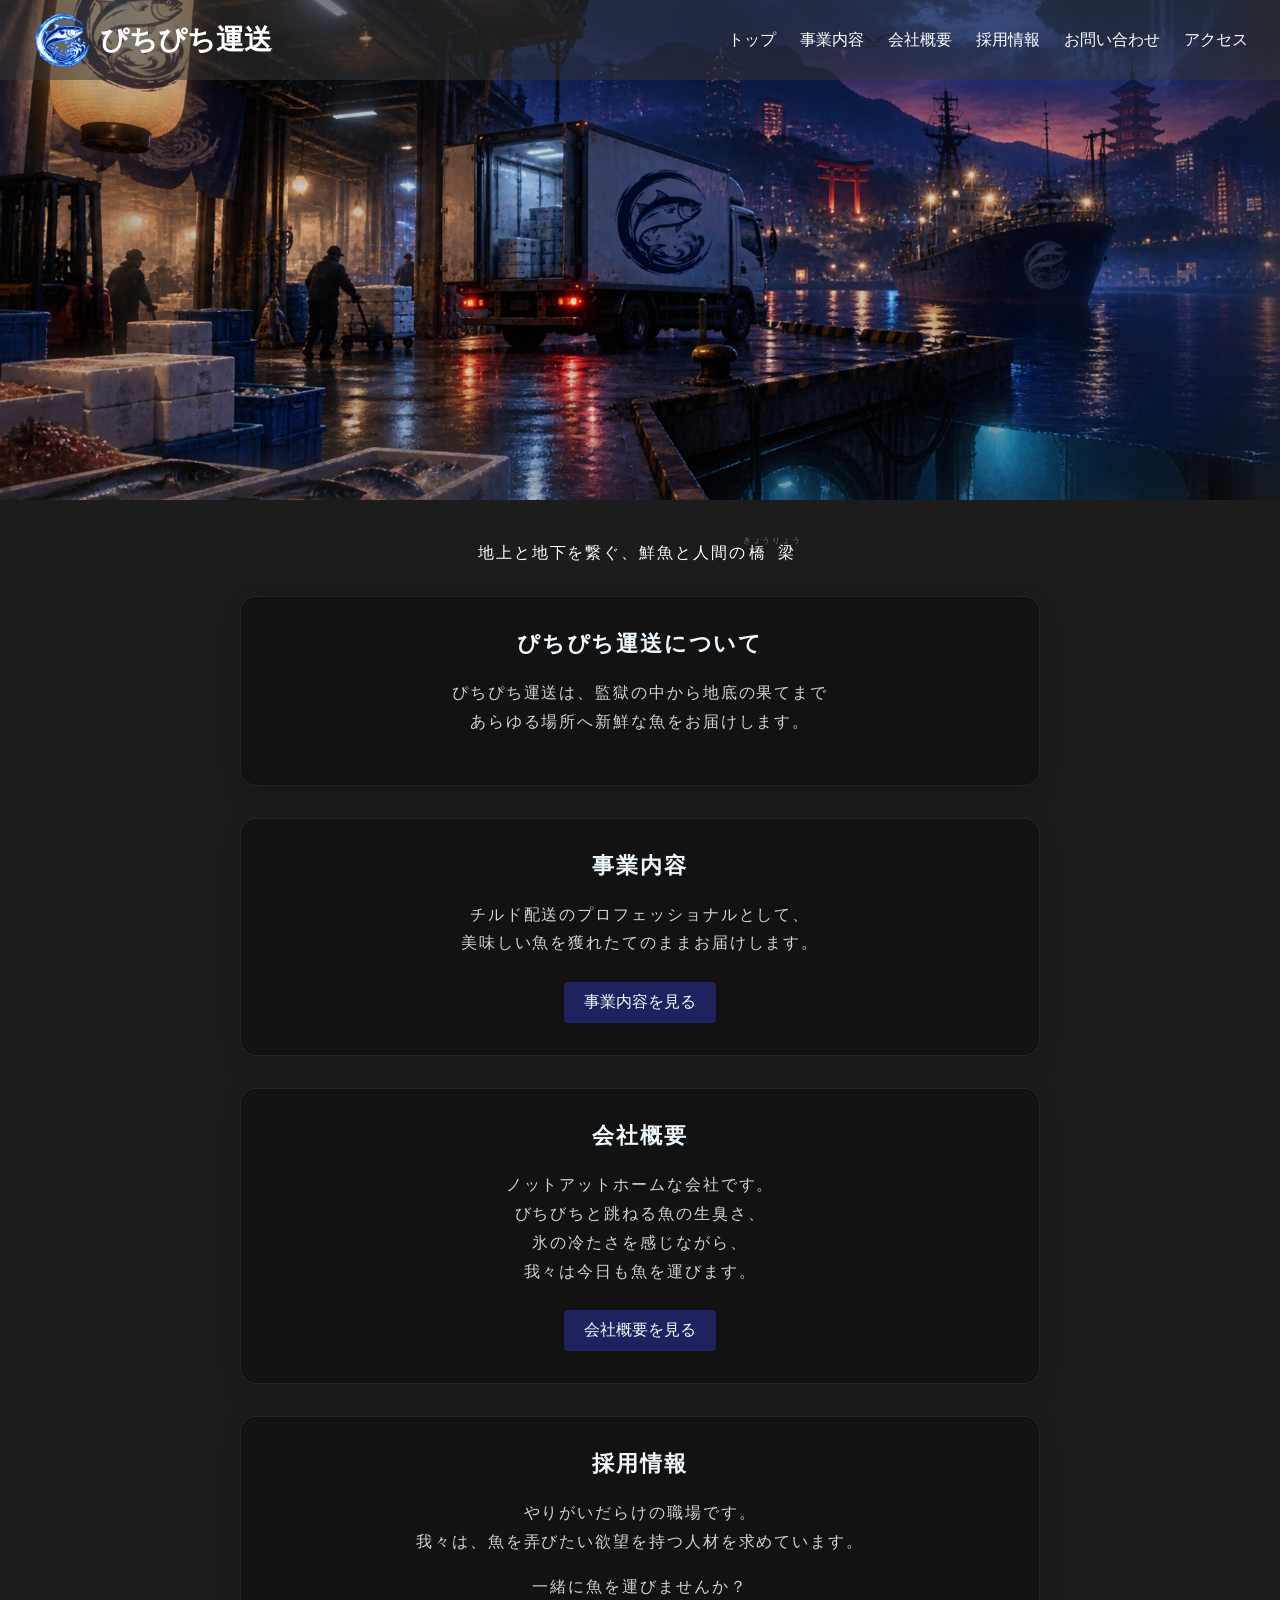
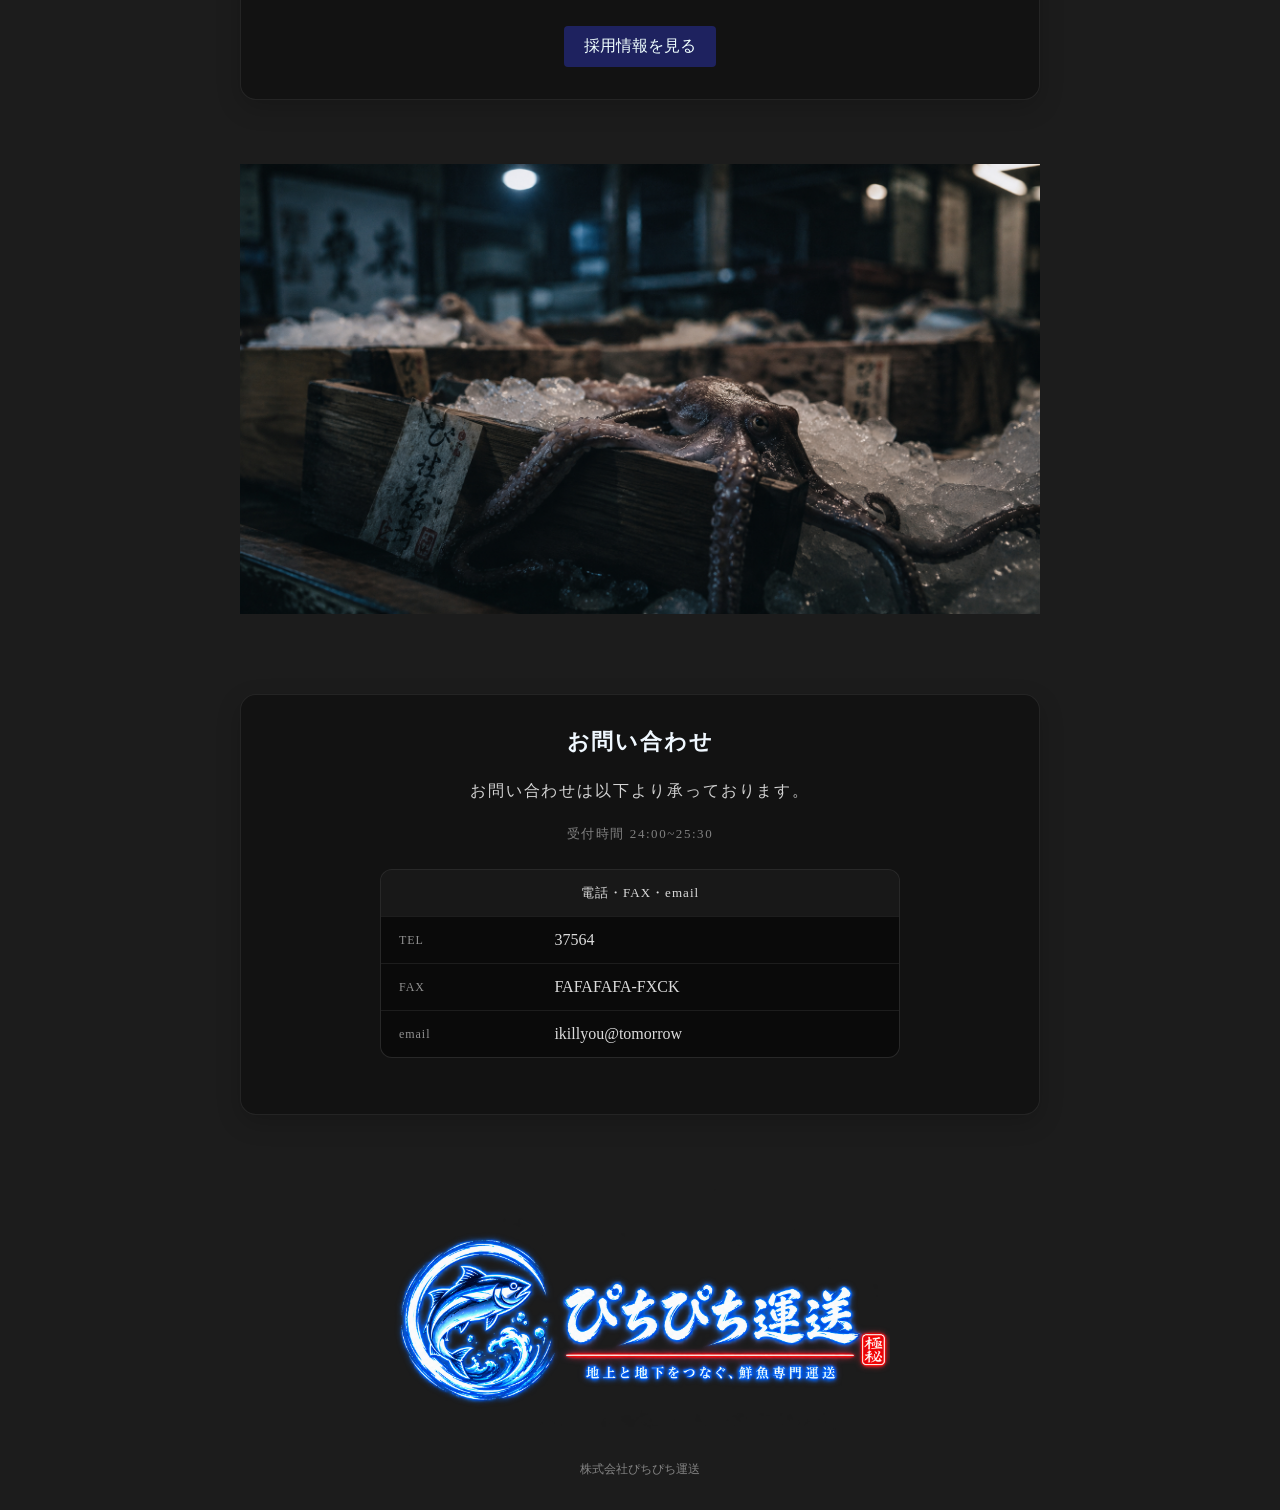
<file: index.html>
<!doctype html>
<html lang="ja">
  <head>
    <meta charset="UTF-8" />
    <meta name="viewport" content="width=device-width, initial-scale=1.0" />
    <title>ぴちぴち運送公式</title>
    <link rel="stylesheet" href="common.css" />
    <link rel="stylesheet" href="style.css" />
    <link rel="icon" href="images/PichiLogo.png" />
    <link
      href="https://fonts.googleapis.com/css2?family=Material+Symbols+Outlined"
      rel="stylesheet"
    />
  </head>
  <body>
    <header>
      <div class="header-bar">
        <a href="index.html" class="header-brand">
          <img src="images/PichiLogo.png" class="logo" alt="ぴちぴち運送ロゴ" />
          <h1 class="pichi-header">ぴちぴち運送</h1>
        </a>

        <button
          class="menu-button"
          type="button"
          aria-label="メニューを開く"
          aria-controls="site-nav"
          aria-expanded="false"
        >
          <span class="material-symbols-outlined">menu</span>
        </button>

        <nav id="site-nav">
          <a href="index.html">トップ</a>
          <a href="service.html">事業内容</a>
          <a href="company.html">会社概要</a>
          <a href="recruit.html">採用情報</a>
          <a href="index.html#contact">お問い合わせ</a>
          <a href="company.html#access">アクセス</a>
        </nav>
      </div>
    </header>

    <img src="images/topimage1.png" alt="TOP IMAGE" class="topimage" />
    <main>
      <p class="poem">地上と地下を繋ぐ、鮮魚と人間の<ruby>橋梁<rt>きょうりょう</rt></ruby></p>

      <section class="mainA">
        <h2>ぴちぴち運送について</h2>
        <p class="fixed-line">
          ぴちぴち運送は、<br class="small-br">監獄の中から地底の果てまで<br>あらゆる場所へ<br class="small-br">新鮮な魚をお届けします。
        </p>
      </section>

      <section class="mainB">
        <h2>事業内容</h2>
        <p class="fixed-line">
          チルド配送の<br class="small-br">プロフェッショナルとして、<br>美味しい魚を獲れたてのまま<br class="small-br">お届けします。
        </p>
        <a href="service.html">事業内容を見る</a>
      </section>

      <section class="mainC">
        <h2>会社概要</h2>
        <p class="fixed-line">
          ノットアットホームな会社です。<br />びちびちと跳ねる魚の生臭さ、<br>氷の冷たさを感じながら、<br>我々は今日も魚を運びます。
        </p>
        <a href="company.html">会社概要を見る</a>
      </section>

      <section class="mainD">
        <h2>採用情報</h2>
        <p class="fixed-line">
          やりがいだらけの職場です。<br>我々は、<br class="small-br">魚を弄びたい欲望を持つ人材を<br class="small-br">求めています。</p><p>一緒に魚を運びませんか？
        </p>
        <a href="recruit.html">採用情報を見る</a>
      </section>

      <img src="images/tako2.png" class="pic" alt="たこ" />

      <section class="mainE" id="contact">
        <h2>お問い合わせ</h2>
        <p>お問い合わせは<br class="small-br">以下より承っております。</p>
        <p class="time">受付時間 24:00~25:30</p>
        <table>
          <thead>
            <tr>
              <th colspan="2">電話・FAX・email</th>
            </tr>
          </thead>
          <tbody>
            <tr>
              <td>TEL</td>
              <td>37564</td>
            </tr>
            <tr>
              <td>FAX</td>
              <td>FAFAFAFA-FXCK</td>
            </tr>
            <tr>
              <td>email</td>
              <td>ikillyou@tomorrow</td>
            </tr>
          </tbody>
        </table>
      </section>
    </main>

    <img src="images/logoFull.png" class="logoFull" alt="ぴちぴち運送" />

    <footer>株式会社ぴちぴち運送</footer>

    <script src="main.js"></script>
  </body>
</html>
</file>
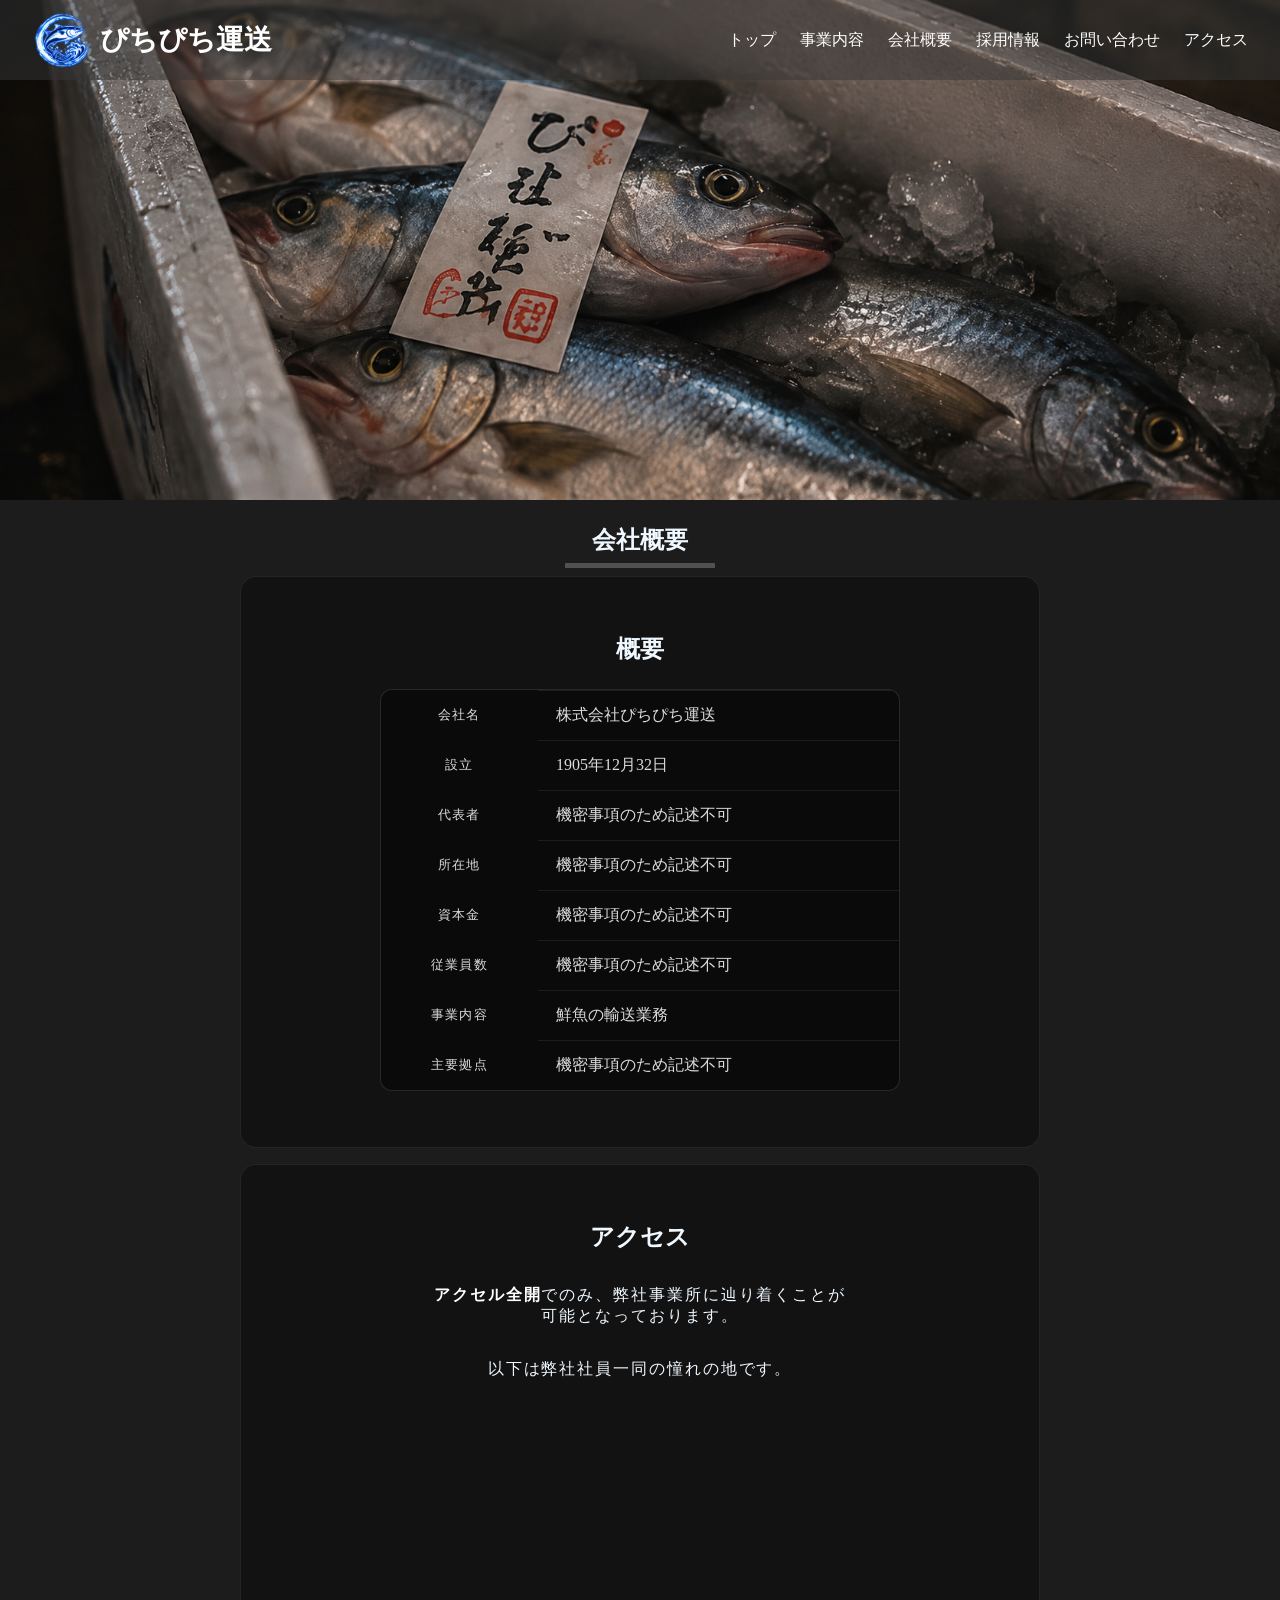
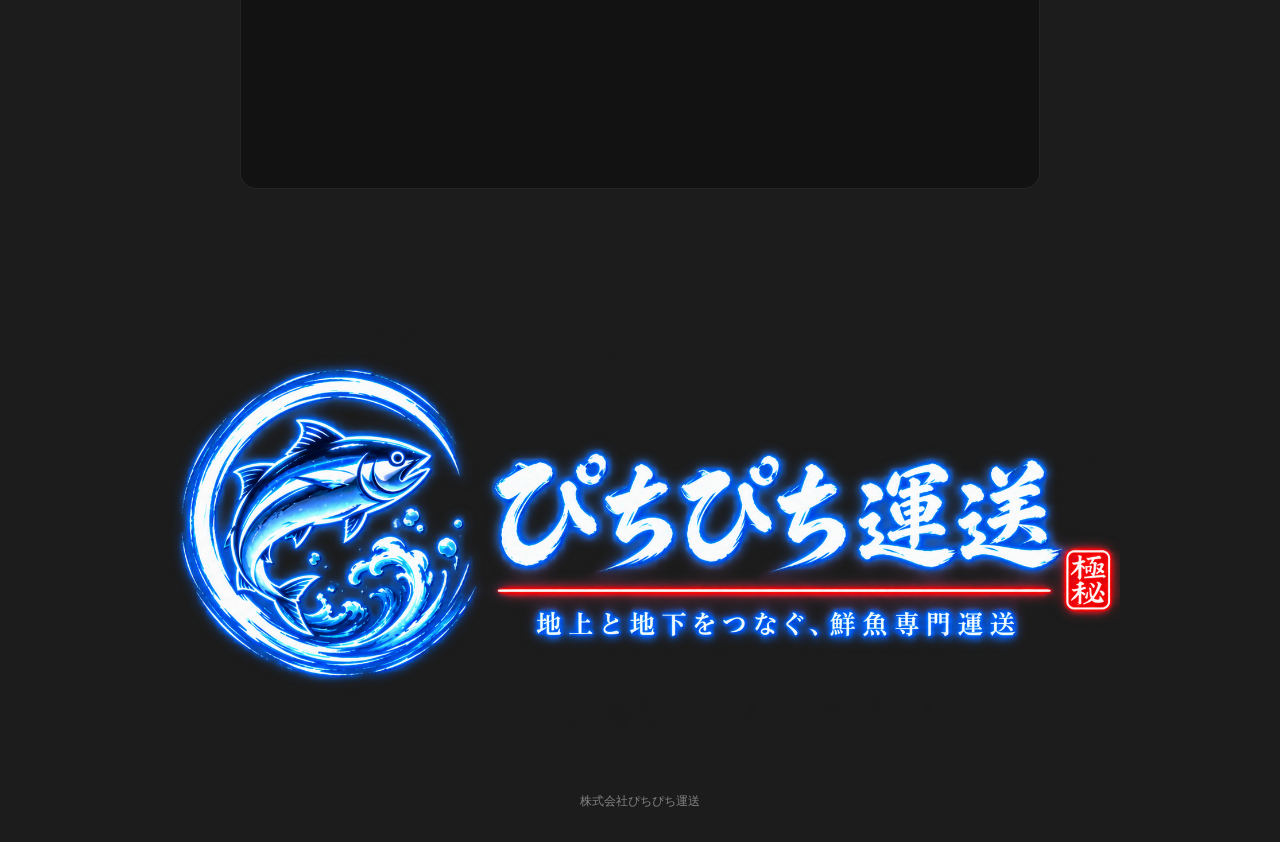
<file: company.html>
<!doctype html>
<html lang="ja">
  <head>
    <meta charset="UTF-8" />
    <meta name="viewport" content="width=device-width, initial-scale=1.0" />
    <title>会社概要</title>
    <link rel="stylesheet" href="common.css" />
    <link rel="stylesheet" href="stylesub.css" />
    <link rel="icon" href="images/PichiLogo.png" />
    <link
      href="https://fonts.googleapis.com/css2?family=Material+Symbols+Outlined"
      rel="stylesheet"
    />
  </head>
  <body>
    <header>
      <div class="header-bar">
        <a href="index.html" class="header-brand">
          <img src="images/PichiLogo.png" class="logo" alt="ぴちぴち運送ロゴ" />
          <h1 class="pichi-header">ぴちぴち運送</h1>
        </a>

        <button
          class="menu-button"
          type="button"
          aria-label="メニューを開く"
          aria-controls="site-nav"
          aria-expanded="false"
        >
          <span class="material-symbols-outlined">menu</span>
        </button>

        <nav id="site-nav">
          <a href="index.html">トップ</a>
          <a href="service.html">事業内容</a>
          <a href="company.html">会社概要</a>
          <a href="recruit.html">採用情報</a>
          <a href="index.html#contact">お問い合わせ</a>
          <a href="company.html#access">アクセス</a>
        </nav>
      </div>
    </header>
    <img src="images/image3 (2).png" alt="TOP IMAGE" class="topimage" />

    <main>
      <h2>会社概要</h2>
      <!-- <p>会社概要に関する記述</p> -->

      <section class="company-info">
        <h3>概要</h3>

        <table>
          <tbody>
            <tr>
              <th>会社名</th>
              <td>株式会社ぴちぴち運送</td>
            </tr>
            <tr>
              <th>設立</th>
              <td>1905年12月32日</td>
            </tr>
            <tr>
              <th>代表者</th>
              <td>機密事項のため記述不可</td>
            </tr>
            <tr>
              <th>所在地</th>
              <td>機密事項のため記述不可</td>
            </tr>
            <tr>
              <th>資本金</th>
              <td>機密事項のため記述不可</td>
            </tr>
            <tr>
              <th>従業員数</th>
              <td>機密事項のため記述不可</td>
            </tr>
            <tr>
              <th>事業内容</th>
              <td>鮮魚の輸送業務</td>
            </tr>
            <tr>
              <th>主要拠点</th>
              <td>機密事項のため記述不可</td>
            </tr>
          </tbody>
        </table>
      </section>

      <section id="access">
        <h3>アクセス</h3>
        <p><span class="big-letter">アクセル全開</span>でのみ、<br class="small-br">弊社事業所に辿り着くことが<br>可能となっております。</p>
        <p>以下は弊社社員一同の憧れの地です。</p>
        <iframe
          src="https://www.google.com/maps/embed?pb=!1m18!1m12!1m3!1d446660.14549663325!2d140.48723033847966!3d42.65425004540673!2m3!1f0!2f0!3f0!3m2!1i1024!2i768!4f13.1!3m3!1m2!1s0x5f75564faea756c1%3A0xf9ac89d4923a4497!2z44K144Kk44Ot5bGV5pyb5Y-w!5e0!3m2!1sja!2sjp!4v1787105675558!5m2!1sja!2sjp"
          width="600"
          height="450"
          style="border: 0"
          allowfullscreen=""
          loading="lazy"
          referrerpolicy="strict-origin-when-cross-origin"
          class="location"
        ></iframe>
      </section>
    </main>

    <img src="images/logoFull.png" class="logoFull" alt="ぴちぴち運送" />
    <footer>株式会社ぴちぴち運送</footer>
    <script src="main.js"></script>
  </body>
</html>
</file>
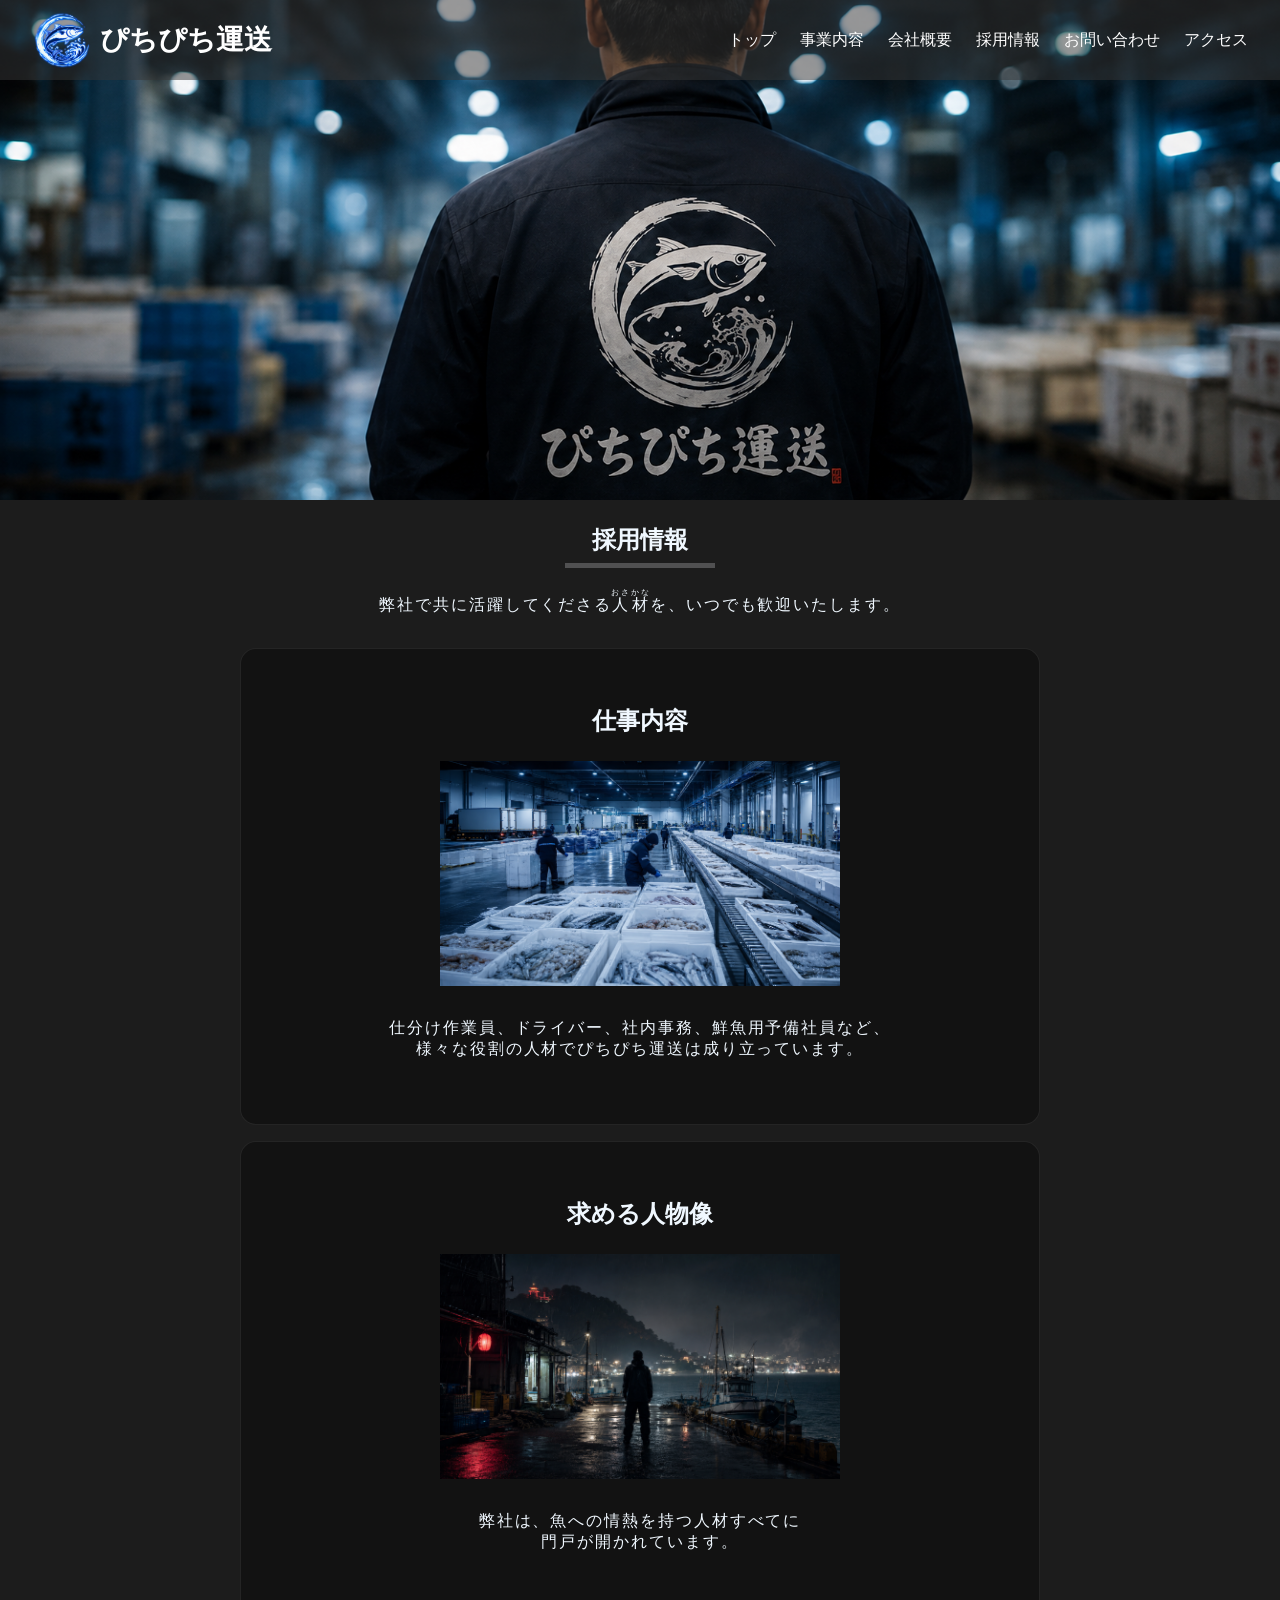
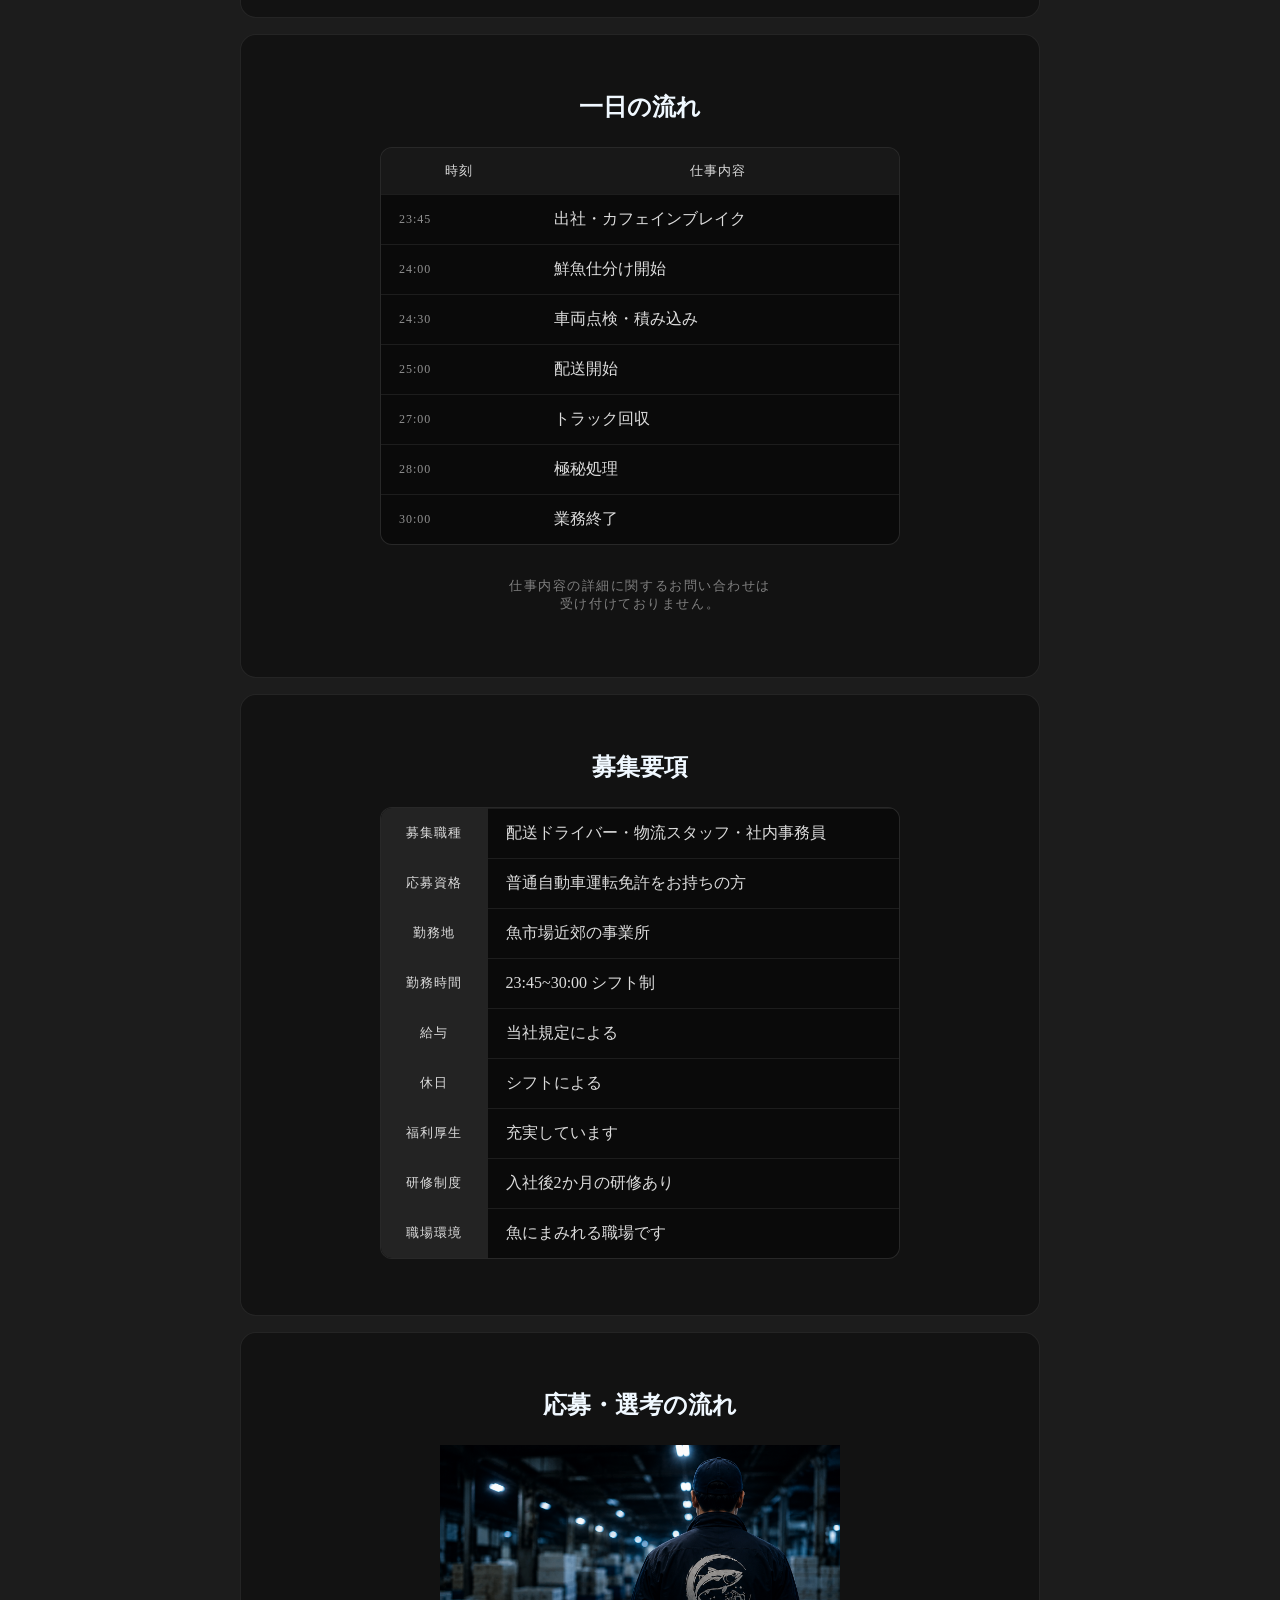
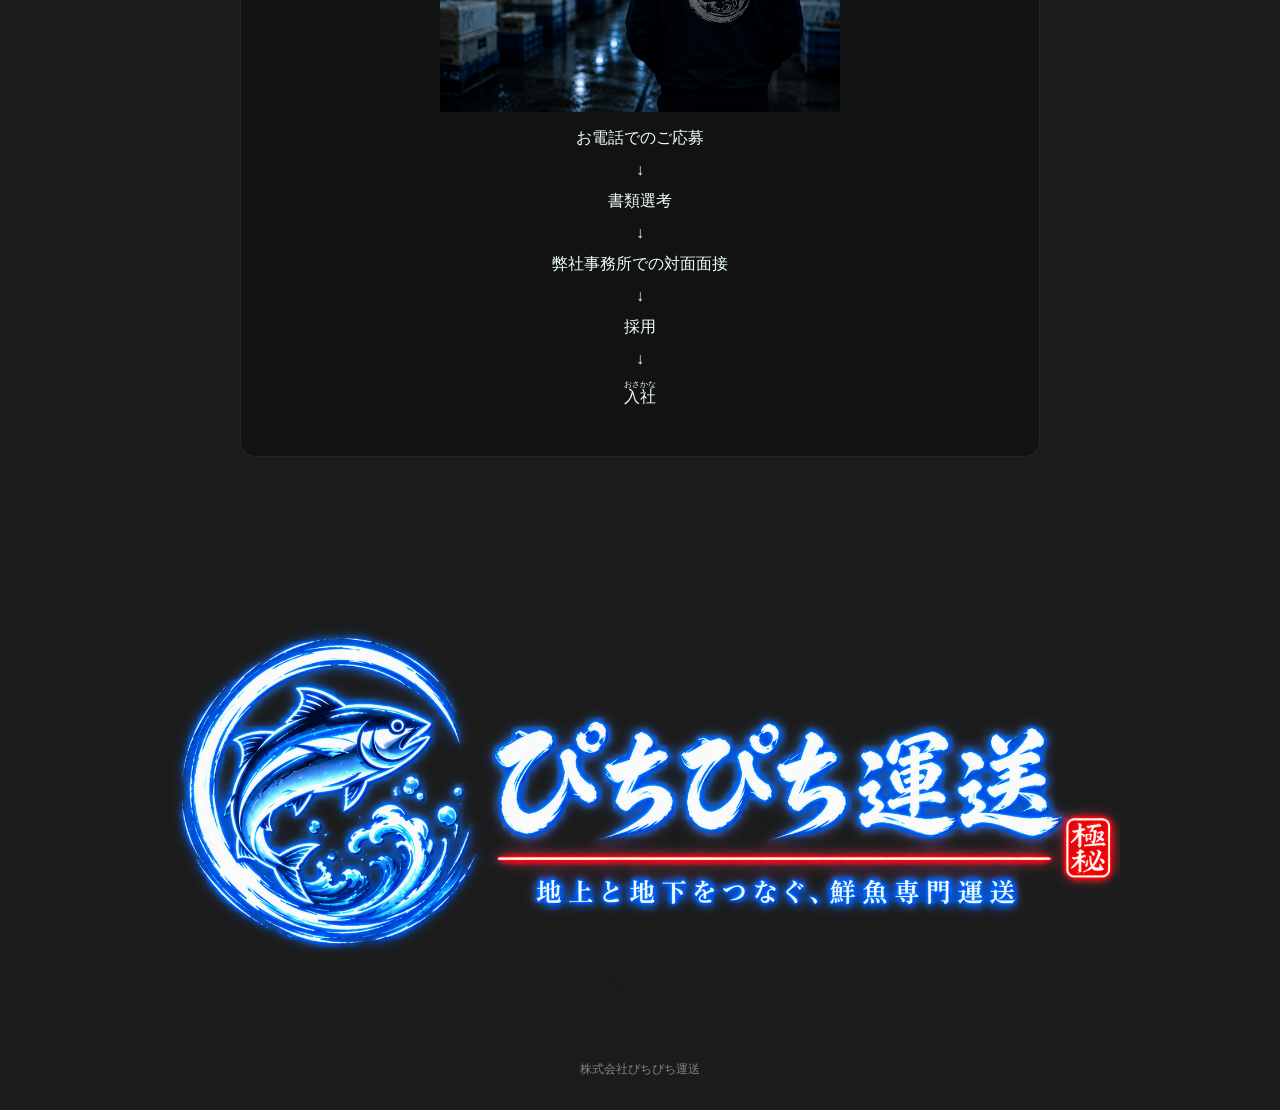
<file: recruit.html>
<!doctype html>
<html lang="ja">
  <head>
    <meta charset="UTF-8" />
    <meta name="viewport" content="width=device-width, initial-scale=1.0" />
    <title>採用情報</title>
    <link rel="stylesheet" href="common.css" />
    <link rel="stylesheet" href="stylesub.css" />
    <link rel="icon" href="images/PichiLogo.png" />
    <link
      href="https://fonts.googleapis.com/css2?family=Material+Symbols+Outlined"
      rel="stylesheet"
    />
  </head>
  <body>
    <header>
      <div class="header-bar">
        <a href="index.html" class="header-brand">
          <img src="images/PichiLogo.png" class="logo" alt="ぴちぴち運送ロゴ" />
          <h1 class="pichi-header">ぴちぴち運送</h1>
        </a>

        <button
          class="menu-button"
          type="button"
          aria-label="メニューを開く"
          aria-controls="site-nav"
          aria-expanded="false"
        >
          <span class="material-symbols-outlined">menu</span>
        </button>

        <nav id="site-nav">
          <a href="index.html">トップ</a>
          <a href="service.html">事業内容</a>
          <a href="company.html">会社概要</a>
          <a href="recruit.html">採用情報</a>
          <a href="index.html#contact">お問い合わせ</a>
          <a href="company.html#access">アクセス</a>
        </nav>
      </div>
    </header>
    <img src="images/image4.png" alt="TOP IMAGE" class="topimage" />

    <main>
      <h2>採用情報</h2>
      <p class="fixed-line">
        弊社で共に活躍してくださる<ruby>人材<rt>おさかな</rt></ruby
        >を、<br class="small-br">いつでも歓迎いたします。
      </p>

      <section>
        <h3>仕事内容</h3>
        <img src="images/service4 (1).png" class="section-image" />
        <p class="fixed-line">
          仕分け作業員、ドライバー、<br class="small-br">社内事務、鮮魚用予備社員など、<br />様々な役割の人材で<br class="small-br">ぴちぴち運送は成り立っています。
        </p>
      </section>

      <section>
        <h3>求める人物像</h3>
        <img src="images/human.png" class="section-image" />
        <p class="fixed-line">弊社は、魚への情熱を持つ人材すべてに<br />門戸が開かれています。</p>
      </section>

      <section>
        <h3>一日の流れ</h3>
        <table class="oneday">
          <thead>
            <tr>
              <th>時刻</th>
              <th>仕事内容</th>
            </tr>
          </thead>

          <tbody>
            <tr>
              <td>23:45</td>
              <td>出社・カフェインブレイク</td>
            </tr>
            <tr>
              <td>24:00</td>
              <td>鮮魚仕分け開始</td>
            </tr>
            <tr>
              <td>24:30</td>
              <td>車両点検・積み込み</td>
            </tr>
            <tr>
              <td>25:00</td>
              <td>配送開始</td>
            </tr>
            <tr>
              <td>27:00</td>
              <td>トラック回収</td>
            </tr>
            <tr>
              <td>28:00</td>
              <td>極秘処理</td>
            </tr>
            <tr>
              <td>30:00</td>
              <td>業務終了</td>
            </tr>
          </tbody>
        </table>

        <p class="notice">
          仕事内容の詳細に関するお問い合わせは<br />受け付けておりません。
        </p>
      </section>

      <section class="recruit-info">
        <h3>募集要項</h3>

        <table>
          <tbody>
            <tr>
              <th>募集職種</th>
              <td>配送ドライバー・物流スタッフ・社内事務員</td>
            </tr>
            <tr>
              <th>応募資格</th>
              <td>普通自動車運転免許をお持ちの方</td>
            </tr>
            <tr>
              <th>勤務地</th>
              <td>魚市場近郊の事業所</td>
            </tr>
            <tr>
              <th>勤務時間</th>
              <td>23:45~30:00 シフト制</td>
            </tr>
            <tr>
              <th>給与</th>
              <td>当社規定による</td>
            </tr>
            <tr>
              <th>休日</th>
              <td>シフトによる</td>
            </tr>
            <tr>
              <th>福利厚生</th>
              <td>充実しています</td>
            </tr>
            <tr>
              <th>研修制度</th>
              <td>入社後2か月の研修あり</td>
            </tr>
            <tr>
              <th>職場環境</th>
              <td>魚にまみれる職場です</td>
            </tr>
          </tbody>
        </table>
      </section>

      <section>
        <h3>応募・選考の流れ</h3>
        <img src="images/worker.png" class="section-image" />
        <ol class="flow">
          <li>お電話でのご応募</li>
          <li>書類選考</li>
          <li>弊社事務所での対面面接</li>
          <li>採用</li>
          <li>
            <ruby>入社<rt>おさかな</rt></ruby>
          </li>
        </ol>
      </section>
    </main>

    <img src="images/logoFull.png" class="logoFull" alt="ぴちぴち運送" />
    <footer>株式会社ぴちぴち運送</footer>
    <script src="main.js"></script>
  </body>
</html>
</file>
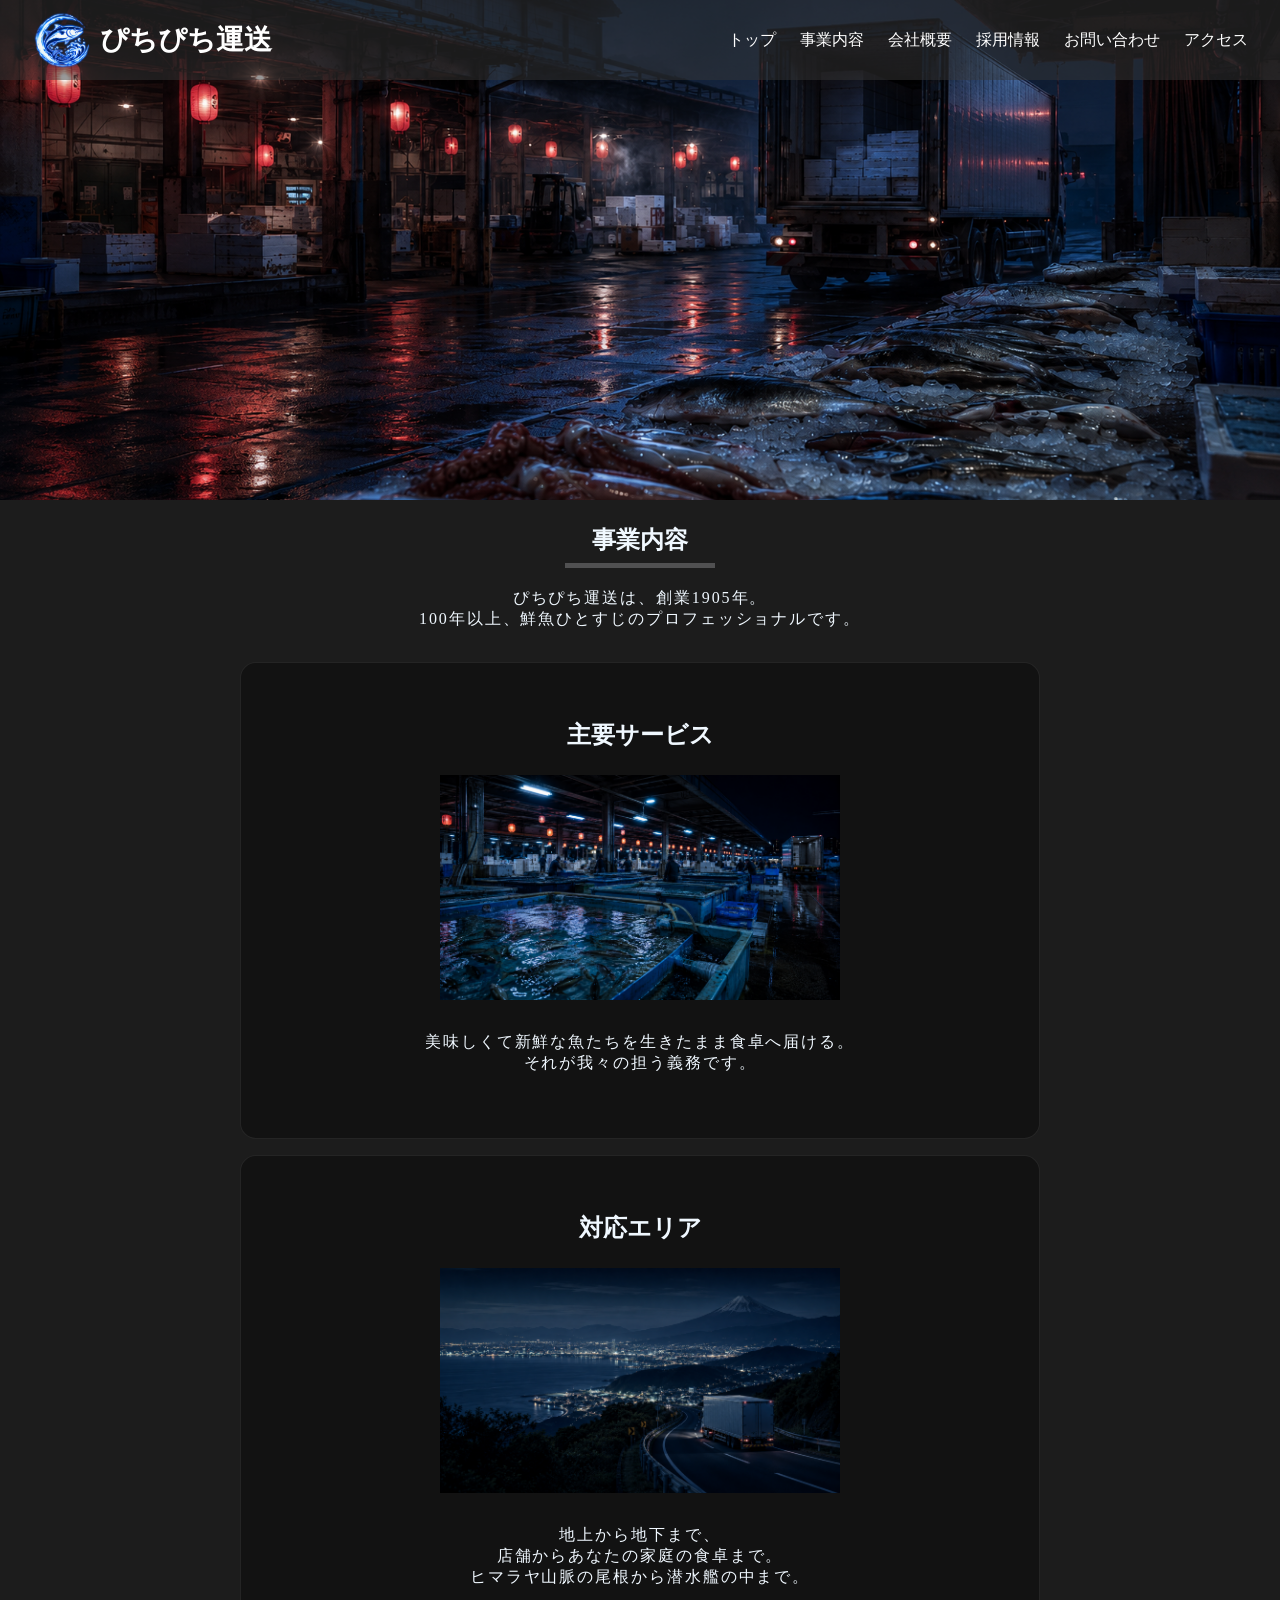
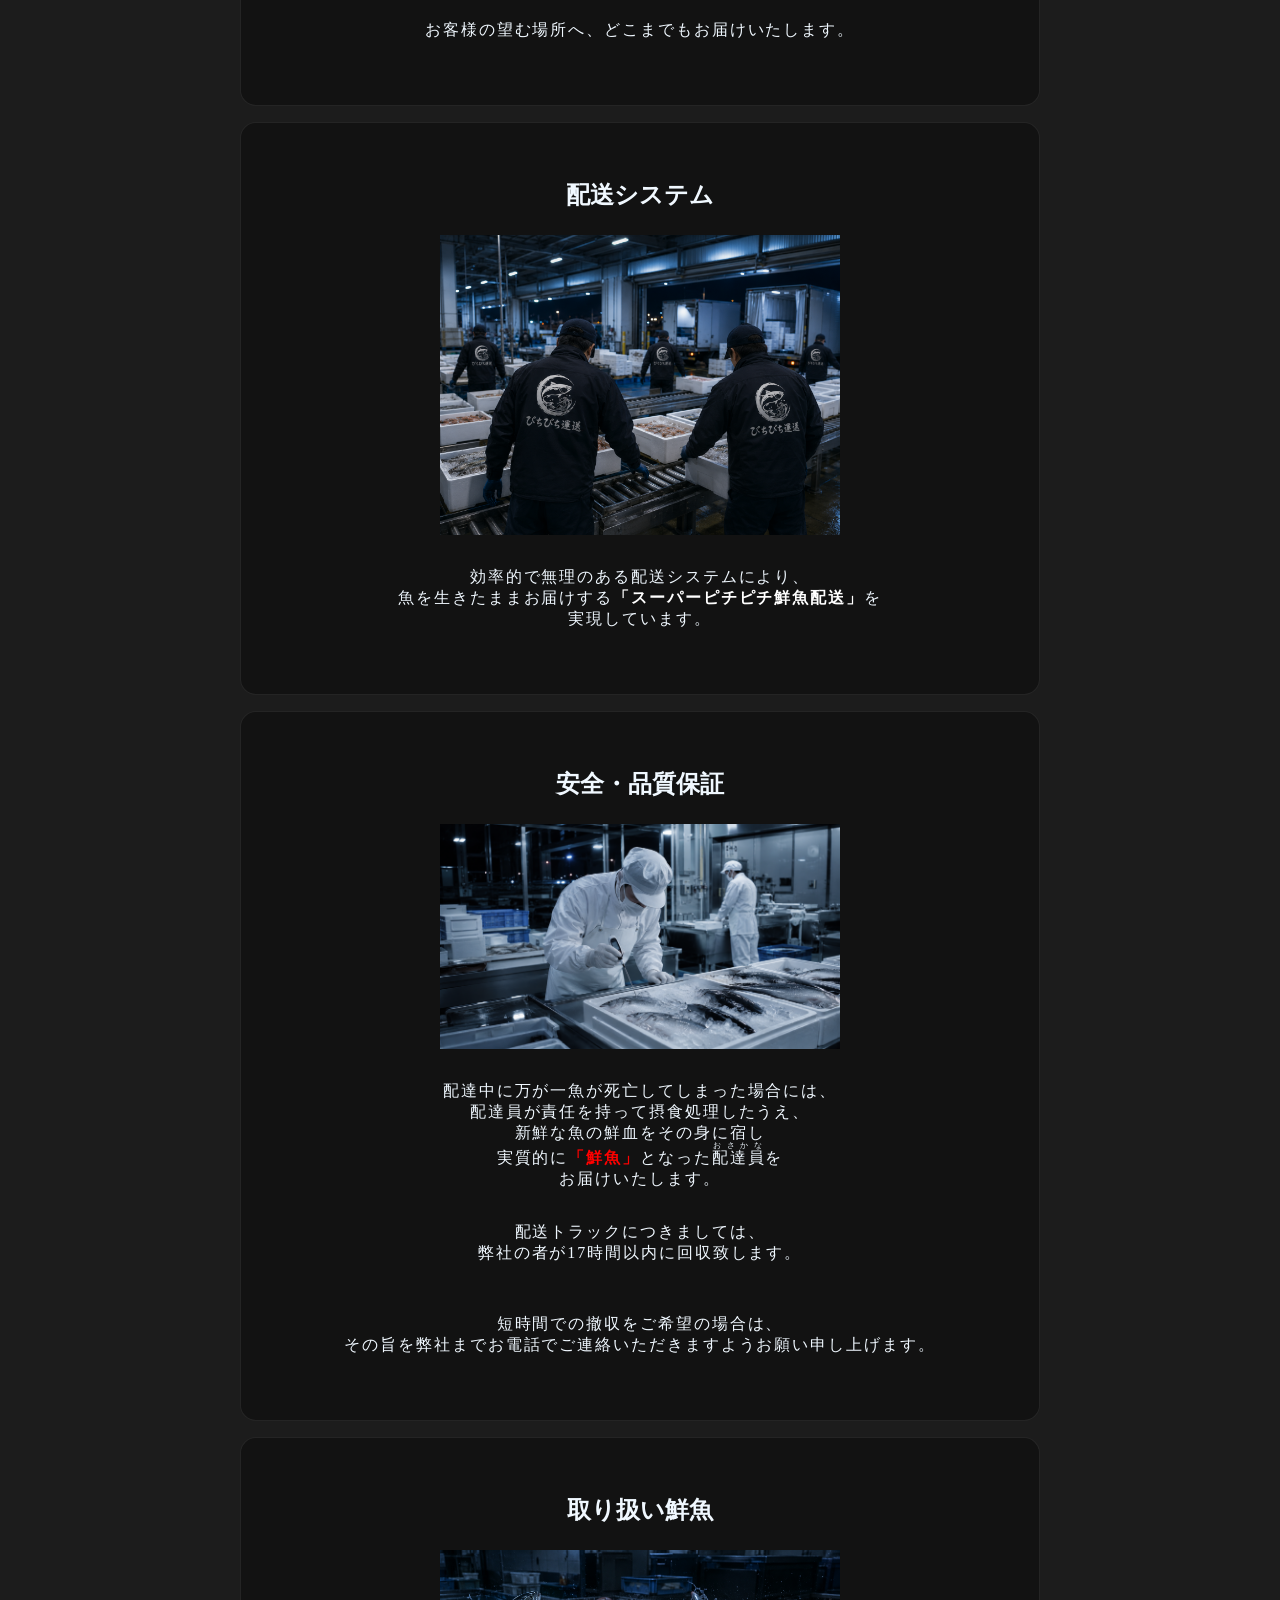
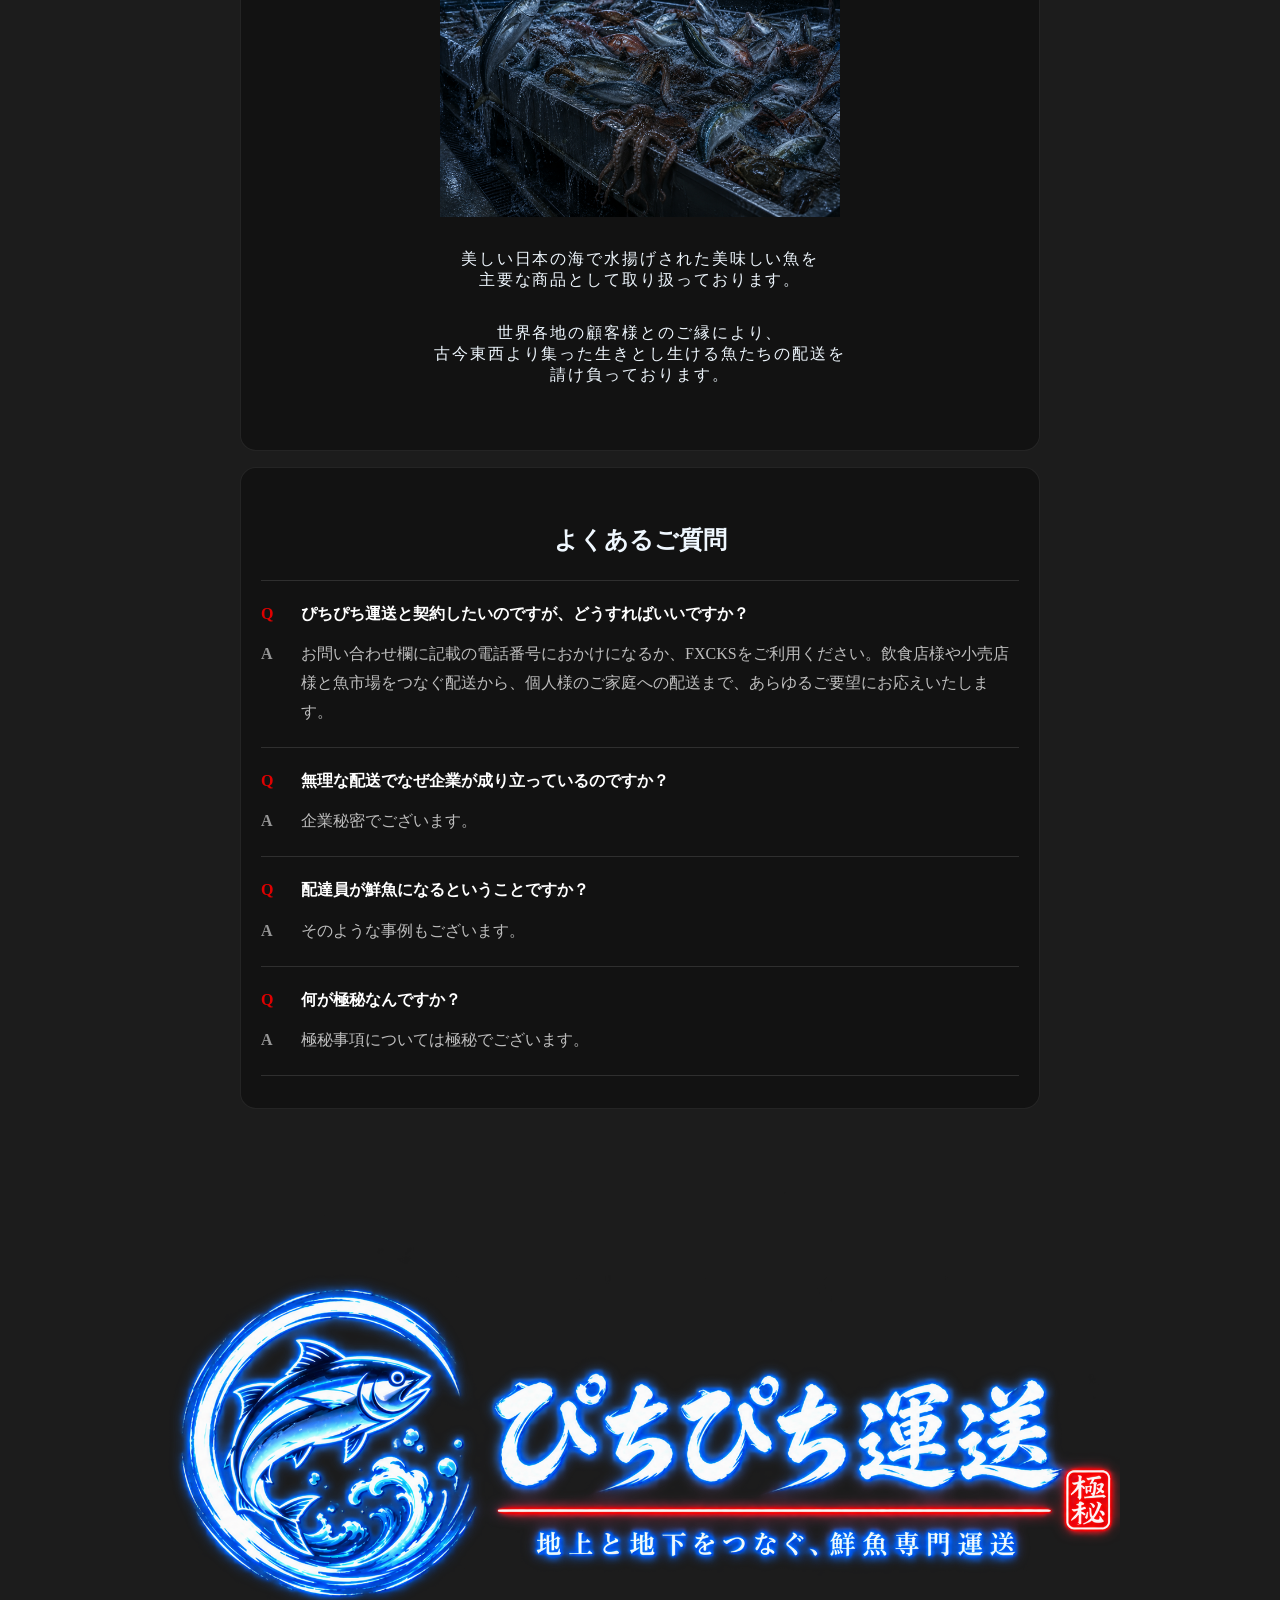
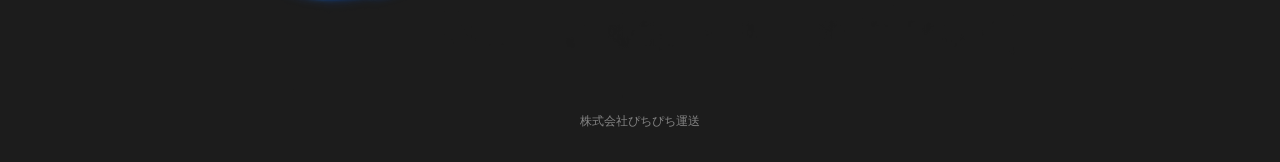
<file: service.html>
<!doctype html>
<html lang="ja">
  <head>
    <meta charset="UTF-8" />
    <meta name="viewport" content="width=device-width, initial-scale=1.0" />
    <title>事業内容</title>
    <link rel="stylesheet" href="common.css" />
    <link rel="stylesheet" href="stylesub.css" />
    <link rel="icon" href="images/PichiLogo.png" />
    <link
      href="https://fonts.googleapis.com/css2?family=Material+Symbols+Outlined"
      rel="stylesheet"
    />
  </head>
  <body>
    <header>
      <div class="header-bar">
        <a href="index.html" class="header-brand">
          <img src="images/PichiLogo.png" class="logo" alt="ぴちぴち運送ロゴ" />
          <h1 class="pichi-header">ぴちぴち運送</h1>
        </a>

        <button
          class="menu-button"
          type="button"
          aria-label="メニューを開く"
          aria-controls="site-nav"
          aria-expanded="false"
        >
          <span class="material-symbols-outlined">menu</span>
        </button>

        <nav id="site-nav">
          <a href="index.html">トップ</a>
          <a href="service.html">事業内容</a>
          <a href="company.html">会社概要</a>
          <a href="recruit.html">採用情報</a>
          <a href="index.html#contact">お問い合わせ</a>
          <a href="company.html#access">アクセス</a>
        </nav>
      </div>
    </header>
    <img src="images/service1 (4).png" alt="TOP IMAGE" class="topimage" />

    <main>
      <h2>事業内容</h2>
      <p>
        ぴちぴち運送は、創業1905年。<br>100年以上、<br class="small-br">鮮魚ひとすじのプロフェッショナルです。
      </p>

      <section>
        <h3>主要サービス</h3>
        <img src="images/service2.png" class="section-image" />
        <p class="fixed-line">
          美味しくて新鮮な魚たちを<br class="small-br">生きたまま食卓へ届ける。<br>それが我々の担う義務です。
        </p>
      </section>

      <section>
        <h3>対応エリア</h3>
        <img src="images/service3.png" class="section-image" />
        <p class="fixed-line">
          地上から地下まで、<br>店舗から<br class="small-br">あなたの家庭の食卓まで。<br>ヒマラヤ山脈の尾根から<br class="small-br">潜水艦の中まで。</p><p>お客様の望む場所へ、<br class="small-br">どこまでもお届けいたします。
        </p>
      </section>

      <section>
        <h3>配送システム</h3>
        <img src="images/service4 (2).png" class="section-image" />
        <p class="fixed-line">
          効率的で無理のある<br class="small-br">配送システムにより、<br>魚を生きたままお届けする<br class="small-br"><span class="big-letter">「スーパーピチピチ鮮魚配送」</span>を<br>実現しています。
        </p>
      </section>

      <section>
        <h3>安全・品質保証</h3>
        <img src="images/service5.png" class="section-image" />
        <p class="fixed-line">
          配達中に万が一<br class="small-br">魚が死亡してしまった場合には、<br>配達員が責任を持って<br class="small-br">摂食処理したうえ、<br>新鮮な魚の鮮血をその身に宿し<br>実質的に<span class="big-letter" id="sengyo">「鮮魚」</span>となった<ruby>配達員<rt>おさかな</rt></ruby>を<br>お届けいたします。
        </p>
        <p class="fixed-line">配送トラックにつきましては、<br>弊社の者が17時間以内に<br class="small-br">回収致します。</p>
        <p class="fixed-line"><br>短時間での撤収をご希望の場合は、<br>その旨を弊社までお電話で<br class="small-br">ご連絡いただきますよう<br class="small-br">お願い申し上げます。</p>
      </section>

      <section>
        <h3>取り扱い鮮魚</h3>
        <img src="images/service6.png" class="section-image" />
        <p class="fixed-line">
          美しい日本の海で水揚げされた<br class="small-br">美味しい魚を<br>主要な商品として<br class="small-br">取り扱っております。</p><p>世界各地の顧客様との<br class="small-br">ご縁により、<br>古今東西より集った<br class="small-br">生きとし生ける魚たちの配送を<br>請け負っております。
        </p>
      </section>

      <section class="QandA">
        <h3>よくあるご質問</h3>

        <dl class="qa-list">
          <div class="qa-item">
            <dt>ぴちぴち運送と契約したいのですが、どうすればいいですか？</dt>
            <dd>
              お問い合わせ欄に記載の電話番号におかけになるか、FXCKSをご利用ください。飲食店様や小売店様と魚市場をつなぐ配送から、個人様のご家庭への配送まで、あらゆるご要望にお応えいたします。
            </dd>
          </div>

          <div class="qa-item">
            <dt>無理な配送でなぜ企業が成り立っているのですか？</dt>
            <dd>企業秘密でございます。</dd>
          </div>

          <div class="qa-item">
            <dt>配達員が鮮魚になるということですか？</dt>
            <dd>そのような事例もございます。</dd>
          </div>

          <div class="qa-item">
            <dt>何が極秘なんですか？</dt>
            <dd>極秘事項については極秘でございます。</dd>
          </div>
        </dl>
      </section>
    </main>

    <img src="images/logoFull.png" class="logoFull" alt="ぴちぴち運送" />
    <footer>株式会社ぴちぴち運送</footer>
    <script src="main.js"></script>
  </body>
</html>
</file>
<file: common.css>
* {
  box-sizing: border-box;
}

html {
  scroll-behavior: smooth;
}

body {
  margin: 0;
  padding: 0;
  background-color: rgb(28, 28, 28);
}

/* ヘッダー装飾 */
header {
  position: fixed;
  top: 0;
  left: 0;
  width: 100%;
  height: 64px;

  background-color: rgba(54, 54, 54, 0.5);

  z-index: 1000;
}

.header-bar {
  height: 100%;

  display: flex;
  align-items: center;
  gap: 30px;
  padding: 0 16px;
}

.header-brand {
  display: flex;
  align-items: center;
  gap: 8px;

  text-decoration: none;
  flex-shrink: 0;
}

.logo {
  width: 44px;
  height: 44px;
  object-fit: contain;
}

.pichi-header {
  margin: 0;

  color: white;
  font-size: 20px;
  white-space: nowrap;

}

.menu-button {
  margin-left: auto;

  color: white;
  background: none;
  border: none;

  cursor: pointer;
}

/* スマホでは通常ナビを隠す */
nav {
  display: flex;

  opacity: 0;
  visibility: hidden;
  pointer-events: none;

  transform: translateY(-10px);
  transition:
    opacity 0.25s ease,
    transform 0.25s ease,
    visibility 0.25s;

  position: absolute;
  top: 64px;
  right: 0;

  width: 200px;

  flex-direction: column;

  background-color: rgba(20, 20, 20, 0.75);
}

nav.open {
  opacity: 1;
  visibility: visible;
  pointer-events: auto;

  transform: translateY(0);
}

nav a {
  padding: 16px 24px;

  color: white;
  text-decoration: none;

  border-top: 1px solid rgba(255, 255, 255, 0.15);
}

/* 末尾ロゴ画像 */
.logoFull {
  display: block;
  width: 75%;
  height: auto;
  margin: 64px auto 0 auto;
}

p {
  letter-spacing: 0.05em;
}

.big-letter {
  font-weight: bold;
  color: white;
}

footer {
  color: rgb(132, 132, 132);
  margin: 0 auto 32px auto;
  font-size: 12px;
  text-align: center;
}

/* スクロール停止位置の調整 */
#contact {
  scroll-margin-top: 80px;
}

#access {
  scroll-margin-top: 80px;
}

/* 一定以上で改行を消す */
@media (min-width: 480px) {
  .small-br {
    display: none;
  }
}

.header-brand {
  transition: opacity 0.2s;
}

@media (hover: hover) and (pointer: fine) {
  .header-brand:hover {
    opacity: 0.75;
  }
}

.menu-button {
  transition: opacity 0.2s;
}

@media (hover: hover) and (pointer: fine) {
  .menu-button:hover {
    opacity: 0.55;
  }
}


/* PC表示 */

@media (hover: hover) and (pointer: fine) {

  /* マウスなど、ホバー可能な端末だけ */
  nav a:hover {
    opacity: 0.65;
  }
}

@media (min-width: 1000px) {

  header {
    height: 80px;
  }

  .header-bar {
    padding: 0 32px;

  }

  .logo {
    width: 60px;
    height: 60px;
  }

  p {
    letter-spacing: 0.12em;
  }

  .pichi-header {
    font-size: 28px;
  }

  .menu-button {
    display: none;
  }

  nav,
  nav.open {
    position: static;

    display: flex;
    flex-direction: row;
    gap: 24px;

    width: auto;
    margin-left: auto;

    background: none;

    /* これがないとPC版で上部メニュー消えます */
    opacity: 1;
    visibility: visible;
    pointer-events: auto;
    transform: none;
  }

  nav a {
    padding: 0;

    color: white;
    text-decoration: none;

    border: none;
  }
}
</file>
<file: style.css>
/* ---index.html専用のCSSだよ--- */

/* トップ画像 */
.topimage {
  height: auto;
  width: 100%;
  object-fit: cover;
}

h2,
p {
  text-align: center;
  color: aliceblue;
}

h2 {
  margin: 0 0 20px;
  font-size: 22px;
  letter-spacing: 0.08em;
}

.poem {
  color: rgb(255, 255, 255);
  margin: 32px auto;
  letter-spacing: 0.12em;
}

.poem rt {
  color: rgb(109, 109, 109);
}

section {
  padding: 32px 20px;
  background-color: rgba(9, 9, 9, 0.5);
  border-radius: 16px;
  margin: 16px;
  border: 1px solid rgba(255, 255, 255, 0.08);
  /* 影あんま意味ないかも */
  box-shadow: 0 8px 24px rgba(0, 0, 0, 0.18);
}

section+section {
  margin-top: 32px;
}


main section>a {
  display: block;
  width: fit-content;
  margin: 0 auto;

  color: azure;
  background-color: rgba(42, 51, 172, 0.5);
  text-decoration: none;
  padding: 10px 20px;
  border-radius: 4px;
  margin-top: 24px;
}

main section>p {
  font-weight: 200;
  color: rgb(211, 211, 211);
  line-height: 1.8;
}

.pic {
  width: 80%;
  height: auto;
  object-fit: cover;
  display: block;
  margin: 64px auto;
}

/* お問い合わせセクション：mainE */
.mainE {
  margin-top: 80px;
}

.time{
  font-size:small;
  color:gray;
}

/* お問い合わせテーブル */
table {
  width: 100%;
  max-width: 520px;
  margin: 24px auto;

  border: 1px solid rgba(255, 255, 255, 0.12);
  border-radius: 12px;
  border-spacing: 0;
  overflow: hidden;

  background-color: rgba(5, 5, 5, 0.55);
}

thead {
  text-align: center;
  background-color: rgba(255, 255, 255, 0.06);
}

th,
td {
  padding: 14px 18px;
  color: rgb(220, 220, 220);
}

th {
  font-size: 13px;
  font-weight: 500;
  letter-spacing: 0.08em;
}

td {
  border-top: 1px solid rgba(255, 255, 255, 0.08);
}

td:first-child {
  width: 30%;
  color: rgb(145, 145, 145);
  font-size: 12px;
  letter-spacing: 0.08em;
}

main section > a {
  transition:
    background-color 0.2s,
    transform 0.2s;
}

@media (hover: hover) and (pointer: fine) {
  main section > a:hover {
    background-color: rgba(42, 51, 172, 0.8);
    transform: translateY(-2px);
  }
}

@media (min-width: 768px) {
  .topimage {
    height: 500px;
    width: 100%;
  }

  .logoFull {
    width: 500px;
  }

section {
  width: calc(100% - 32px);
  max-width: 800px;
  margin: 16px auto;
}

  .pic {
    max-width: 800px;
  }

  main section>a:hover {
    background-color: rgba(42, 51, 172, 0.8);
  }
}
</file>
<file: stylesub.css>
/* トップ画像 */
.topimage {
  width: 100%;
  height: 300px;
  object-fit: cover;
}


h2,
h3,
p {
  color: aliceblue;
  text-align: center;
}

p {
  max-width: 100%;
  margin: 32px auto;
}


#sengyo {
  font-weight: bold;
  color: red;
}

.notice {
  font-size: small;
  color: gray;
}


h2 {
  position: relative;
  /*positionをrelativeに指定*/
}

h2::after {
  position: absolute;
  /*positionをabsoluteに指定*/
  content: "";
  background-color: rgb(80, 80, 81);
  /*下線の色*/
  width: 150px;
  /*線の幅*/
  height: 5px;
  /*線の太さ*/
  bottom: -12px;
  /*線のタテ位置*/
  left: 50%;
  /*線のヨコ位置*/
  transform: translateX(-50%);
  /*線のヨコ位置*/
}

h3 {
  font-size: 24px;
}

.poem {
  text-align: center;
}

section {
  padding: 32px 20px;
  background-color: rgba(9, 9, 9, 0.5);
  border-radius: 16px;
  margin: 32px 16px;
  border: 1px solid rgba(255, 255, 255, 0.08);
}

.section-image {
  width: 100%;
  max-width: 400px;
  height: auto;
  object-fit: cover;
  display: block;
  margin: 12px auto;
}

/* 一日の流れテーブル */
table {
  width: 100%;
  max-width: 520px;
  margin: 24px auto;

  border: 1px solid rgba(255, 255, 255, 0.12);
  border-radius: 12px;
  border-spacing: 0;
  overflow: hidden;

  background-color: rgba(5, 5, 5, 0.55);
}

thead {
  text-align: center;
  background-color: rgba(255, 255, 255, 0.06);
}

th,
td {
  padding: 14px 18px;
  color: rgb(220, 220, 220);
}

th {
  font-size: 13px;
  font-weight: 500;
  letter-spacing: 0.08em;
}

td {
  border-top: 1px solid rgba(255, 255, 255, 0.08);
}

td:first-child {
  width: 30%;
  color: rgb(145, 145, 145);
  font-size: 12px;
  letter-spacing: 0.08em;
}

/* 押したぞ反応 */
main section > a:active {
  transform: scale(0.96);
}

/* 募集要項テーブル */
.recruit-info th {
  background-color: rgb(35, 35, 35);
}

/* 事業内容ページ　Q&A */
.qa-list {
  margin: 24px 0 0;
}

.qa-item {
  padding: 20px 0;
  border-top: 1px solid rgba(255, 255, 255, 0.12);
}

.qa-item:last-child {
  border-bottom: 1px solid rgba(255, 255, 255, 0.12);
}

.qa-item dt,
.qa-item dd {
  position: relative;
  margin: 0;
  padding-left: 40px;
}

.qa-item dt {
  color: white;
  font-weight: 600;
  line-height: 1.6;
}

.qa-item dd {
  margin-top: 14px;
  color: rgb(190, 190, 190);
  line-height: 1.8;
}

.qa-item dt::before,
.qa-item dd::before {
  position: absolute;
  left: 0;
  font-weight: 700;
}

.qa-item dt::before {
  content: "Q";
  color: rgb(223, 0, 0);
}

.qa-item dd::before {
  content: "A";
  color: rgb(150, 150, 150);
}

/* 採用フロー */
.flow {
  list-style: none;
  padding: 0;
}

.flow li {
  text-align: center;
  color: azure;
}

.flow li:not(:last-child)::after {
  content: "↓";
  display: block;
  margin: 12px 0;
}

/* 会社アクセス */
.location {
  display: block;
  width: 100%;
  height: 320px;
  margin: 24px auto;
  border: 0;
  border-radius: 12px;
}

/* pc画面用 */
@media (min-width: 768px) {
  .topimage {
    height: 500px;
    width: 100%;
  }

  section {
    width: calc(100% - 32px);
    max-width: 800px;
    margin: 16px auto;
  }
}
</file>
